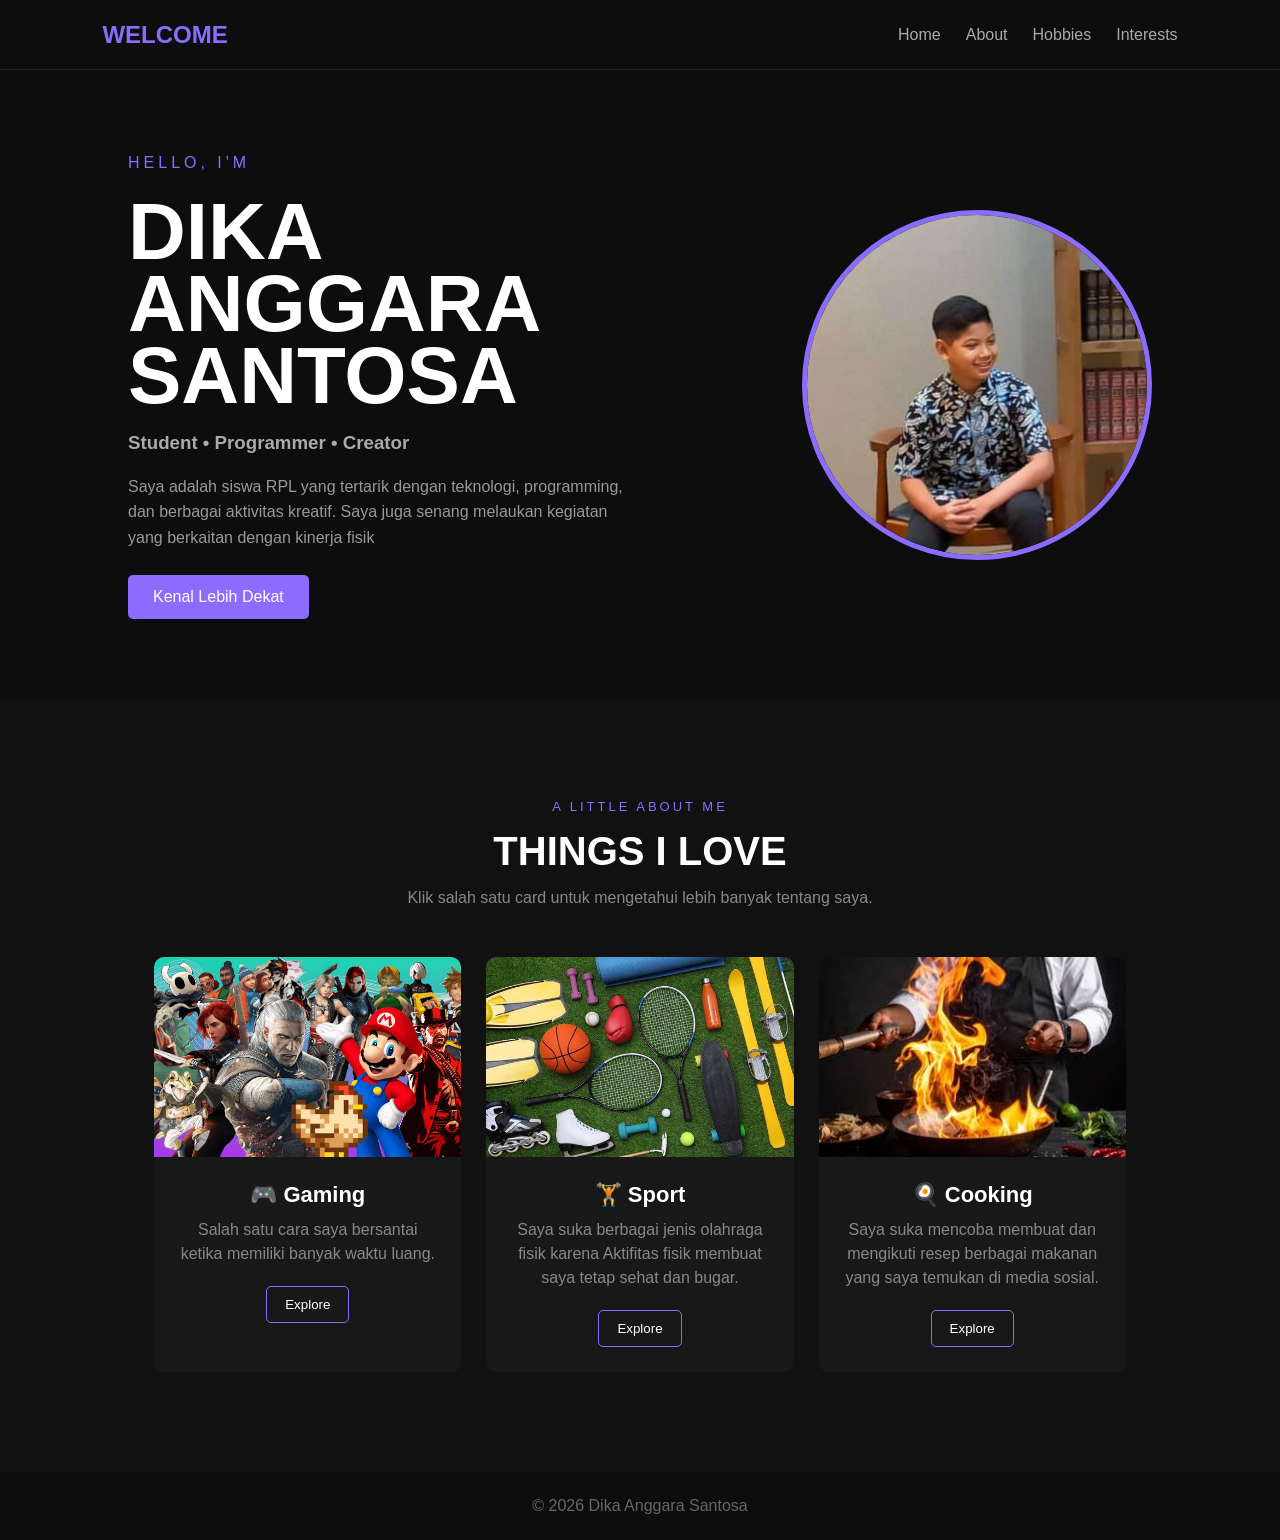
<file: index.html>
<!DOCTYPE html>
<html lang="id">
<head>
    <meta charset="UTF-8">
    <meta name="viewport" content="width=device-width, initial-scale=1.0">
    <title>Dika Anggara</title>
    <link rel="stylesheet" href="style.css">
</head>
<body>
    <!-- NAVBAR -->
    <nav>
        <h2>WELCOME</h2>
        <div class="menu">
            <a href="index.html">Home</a>
            <a href="about.html">About</a>
            <a href="hobbies.html">Hobbies</a>
            <a href="interests.html">Interests</a>
        </div>
    </nav>

    <!-- HOME -->
    <section class="home">
        <div class="home-text">
            <p>HELLO, I'M</p>
            <h1>
                DIKA<br>
                ANGGARA<br>
                SANTOSA
            </h1>
            <h3>Student • Programmer • Creator</h3>
            <p>
                Saya adalah siswa RPL yang tertarik
                dengan teknologi, programming,
                dan berbagai aktivitas kreatif.
                Saya juga senang melaukan kegiatan
                yang berkaitan dengan kinerja fisik
            </p>
            <a href="about.html" class="button">Kenal Lebih Dekat</a>
        </div>
        <div class="profile">
            <img src="gambar/foto utama.jpeg" alt="Foto Dika">
        </div>
    </section>

    <!-- HOBBIES -->
    <section class="hobbies">
        <p class="small-title">A LITTLE ABOUT ME</p>
        <h2>THINGS I LOVE</h2>
        <p class="hobby-description">
            Klik salah satu card untuk mengetahui
            lebih banyak tentang saya.
        </p>
        <div class="hobbies-container">

            <!-- GAMING -->
            <div class="hobby-card" id="gaming">
                <div class="hobby-front">
                    <img src="gambar/game.jpeg" alt="Gaming">
                    <div class="hobby-content">
                        <h3>🎮 Gaming</h3>
                        <p>
                            Salah satu cara saya bersantai
                            ketika memiliki banyak waktu luang.
                        </p>
                        <button onclick="openHobby('gaming')">Explore</button>
                    </div>
                </div>
                <div class="hobby-detail">
                    <img src="gambar/game.jpeg" alt="Gaming">
                    <div class="detail-content">
                        <h3>🎮 GAMING</h3>
                        <p>
                            Bermain game menjadi salah satu kegiatan
                            yang saya lakukan ketika ingin bersantai
                            atau bermain dengan teman saat sedang tidak bersama.
                        </p>
                        <p>
                            Saya menikmati berbagai jenis game  
                            dan biasanya bermain ketika memiliki
                            waktu luang.
                        </p>
                        <a href="hobbies.html#gaming" class="detail-button">Lihat Semua Hobi</a>
                        <button onclick="closeHobby('gaming')">← Back</button>
                    </div>
                </div>
            </div>

            <!-- GYM -->
            <div class="hobby-card" id="gym">
                <div class="hobby-front">
                    <img src="gambar/olahraga.jpeg" alt="Gym">
                    <div class="hobby-content">
                        <h3>🏋️ Sport</h3>
                        <p>
                            Saya suka berbagai jenis olahraga fisik karena
                            Aktifitas fisik membuat saya tetap sehat dan bugar.
                        </p>
                        <button onclick="openHobby('gym')">Explore</button>
                    </div>
                </div>
                <div class="hobby-detail">
                    <img src="gambar/olahraga.jpeg" alt="Gym">
                    <div class="detail-content">
                        <h3>🏋️ Sport</h3>
                        <p>
                            Gym adalah salah satu aktivitas
                            yang saya lakukan untuk menjaga
                            tubuh tetap aktif.
                        </p>
                        <p>
                            Saya menyukai Gym karena selain olahraga, saya juga belajar
                            tentang konsistensi dan disiplin terhadap diri sendiri.
                        </p>
                        <a href="hobbies.html#gym" class="detail-button">Lihat Semua Hobi</a>
                        <button onclick="closeHobby('gym')">← Back</button>
                    </div>
                </div>
            </div>

            <!-- COOKING -->
            <div class="hobby-card" id="cooking">
                <div class="hobby-front">
                    <img src="gambar/masak.jpeg" alt="Cooking">
                    <div class="hobby-content">
                        <h3>🍳 Cooking</h3>
                        <p>
                            Saya suka mencoba membuat dan mengikuti
                             resep berbagai makanan yang saya temukan di media sosial.
                        </p>
                        <button onclick="openHobby('cooking')">Explore</button>
                    </div>
                </div>
                <div class="hobby-detail">
                    <img src="gambar/masak.jpeg" alt="Cooking">
                    <div class="detail-content">
                        <h3>🍳 COOKING</h3>
                        <p>
                            Memasak adalah salah satu kegiatan
                            yang saya nikmati ketika ingin
                            mencoba sesuatu yang baru.
                        </p>
                        <p>
                            Saya suka mencoba resep yang saya temukan
                            dan membuat makanan sederhana.
                        </p>
                        <a href="hobbies.html#cooking" class="detail-button">Lihat Semua Hobi</a>
                        <button onclick="closeHobby('cooking')">← Back</button>
                    </div>
                </div>
            </div>
        </div>
    </section>

    <!-- FOOTER -->
    <footer>
        <p>© 2026 Dika Anggara Santosa</p>
    </footer>

    <script src="script.js"></script>
</body>
</html>
</file>
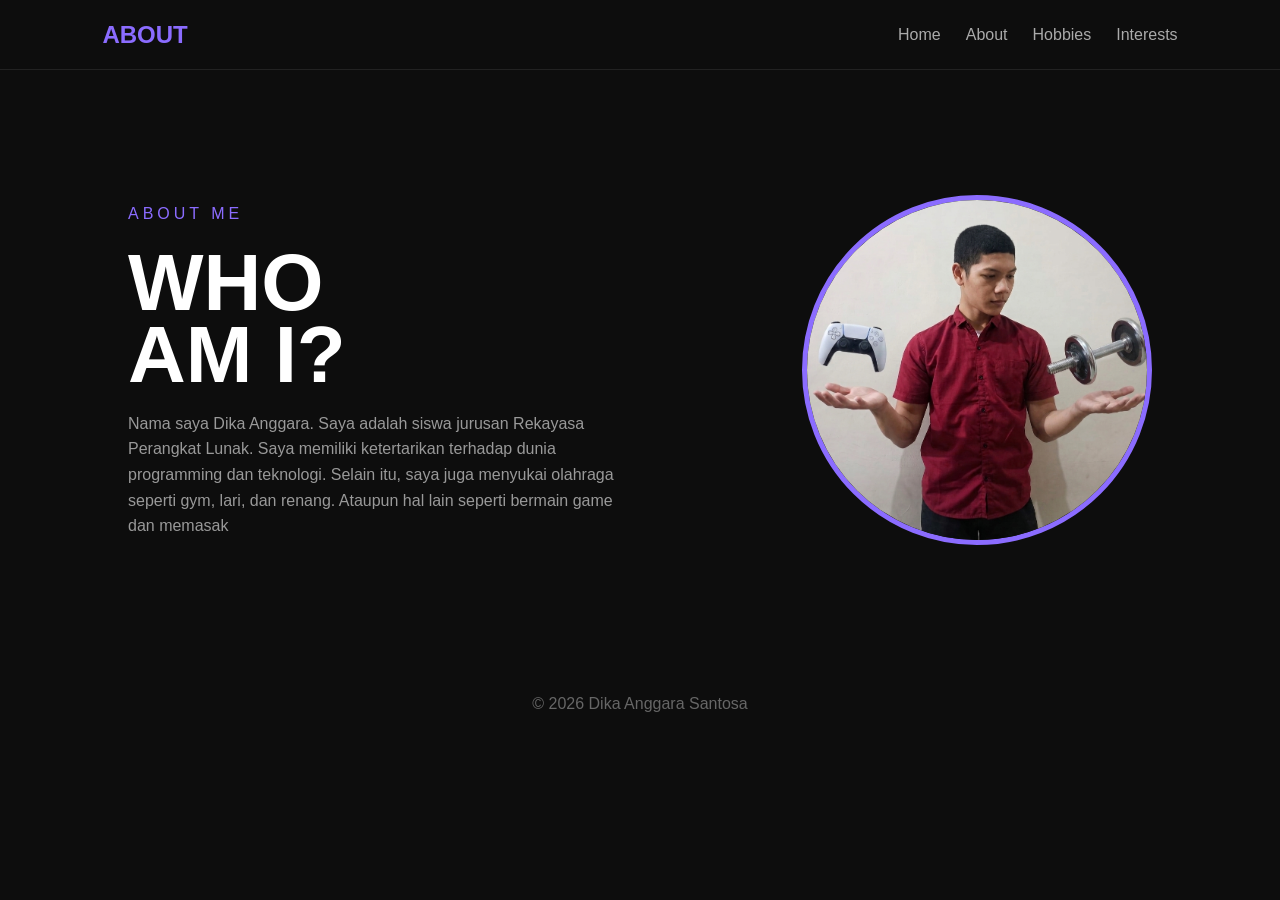
<file: about.html>
<!DOCTYPE html>
<html lang="id">
<head>
    <meta charset="UTF-8">
    <meta name="viewport" content="width=device-width, initial-scale=1.0">
    <title>About Me</title>
    <link rel="stylesheet" href="style.css">
</head>
<body>

<nav>
    <h2>ABOUT</h2>

    <div class="menu">
        <a href="index.html">Home</a>
        <a href="about.html">About</a>
        <a href="hobbies.html">Hobbies</a>
        <a href="interests.html">Interests</a>

    </div>

</nav>


<section class="home">
    <div class="home-text">

        <p>ABOUT ME</p>

        <h1>
            WHO<br>
            AM I?
        </h1>

        <p>

            Nama saya Dika Anggara.

            Saya adalah siswa jurusan
            Rekayasa Perangkat Lunak.

            Saya memiliki ketertarikan terhadap
            dunia programming dan teknologi.

            Selain itu, saya juga menyukai
            olahraga seperti gym, lari, dan renang.
            Ataupun hal lain seperti bermain game dan memasak

        </p>

    </div>

    <div class="profile">
        <img src="gambar/about.png" alt="Dika">
    </div>

</section>


<footer>
    <p>© 2026 Dika Anggara Santosa</p>
</footer>

</body>
</html>
</file>
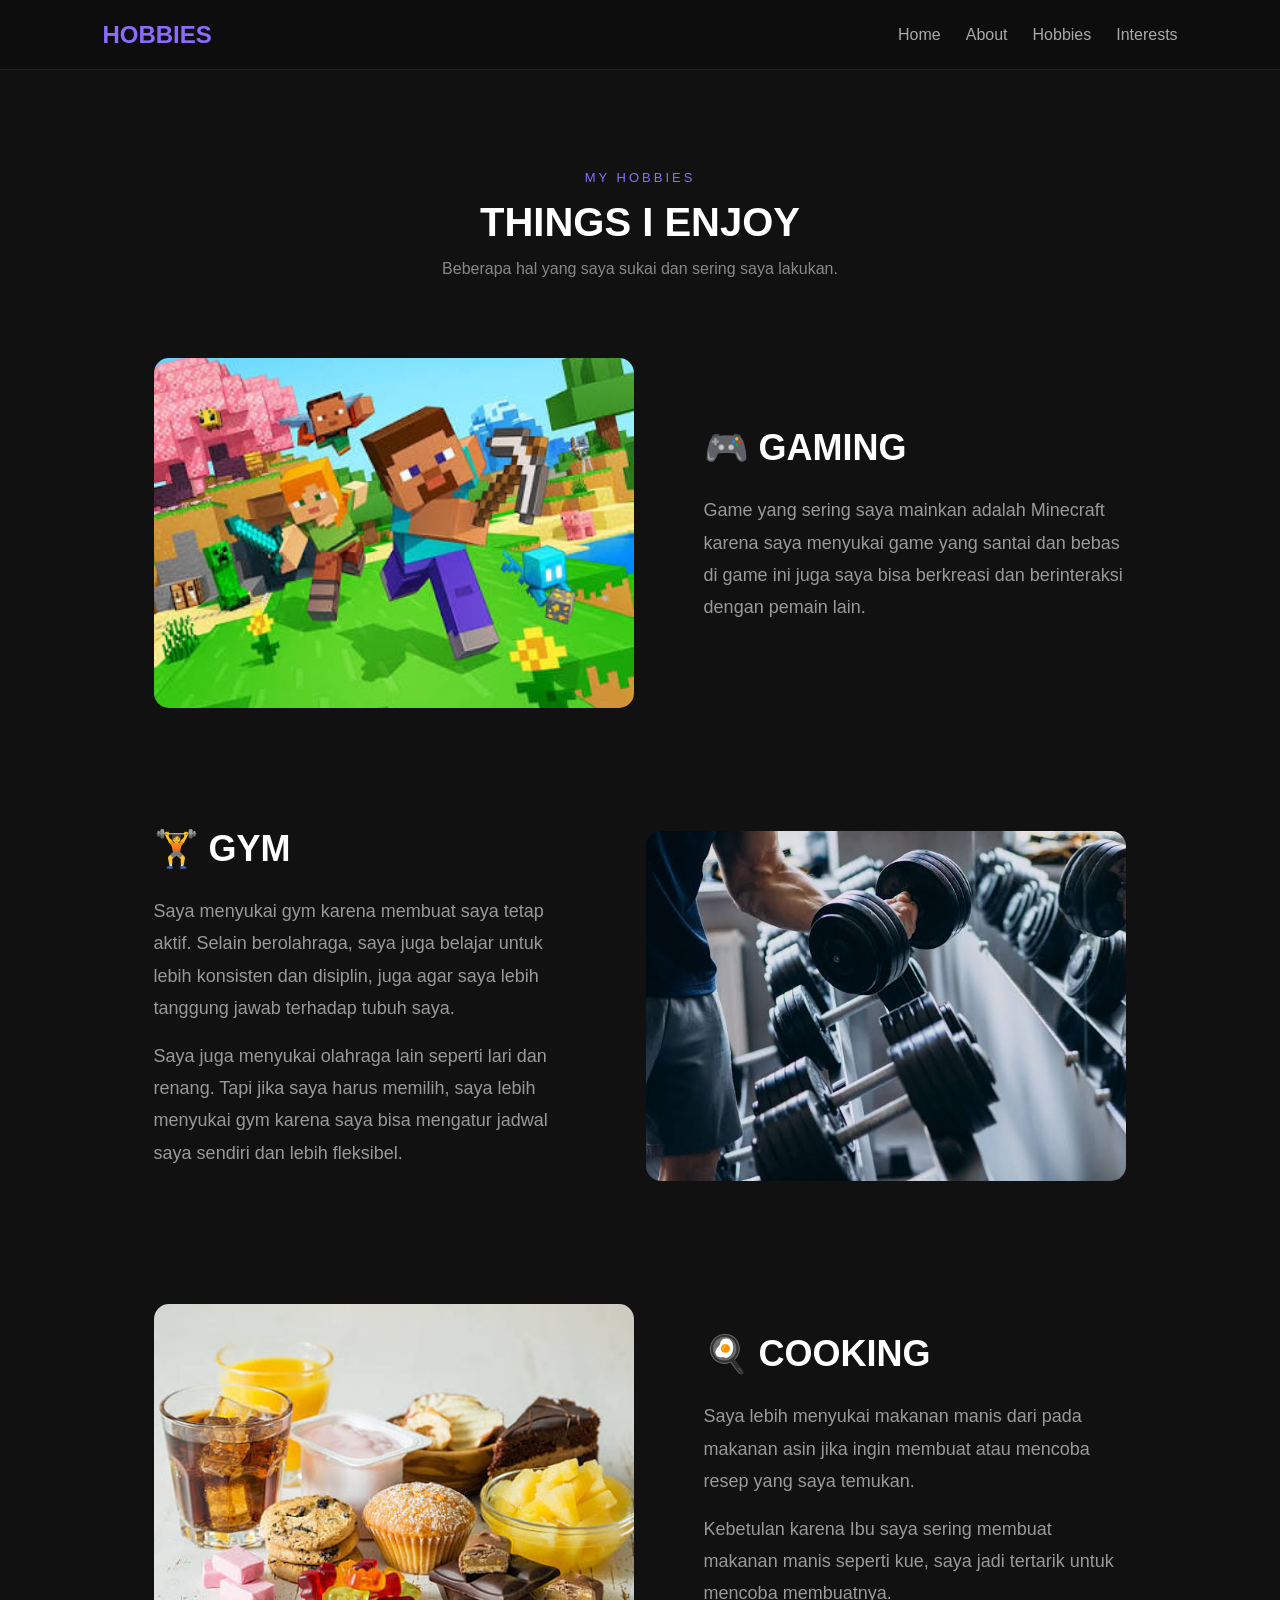
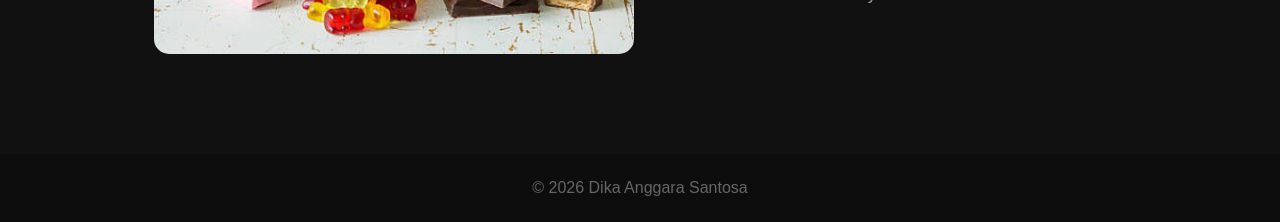
<file: hobbies.html>
<!DOCTYPE html>
<html lang="id">
<head>
    <meta charset="UTF-8">
    <meta name="viewport" content="width=device-width, initial-scale=1.0">
    <title>My Hobbies</title>
    <link rel="stylesheet" href="style.css">
</head>
<body>

<nav>
    <h2>HOBBIES</h2>

    <div class="menu">
        <a href="index.html">Home</a>
        <a href="about.html">About</a>
        <a href="hobbies.html">Hobbies</a>
        <a href="interests.html">Interests</a>
    </div>
</nav>

<section class="hobbies hobby-page">

    <p class="small-title">
        MY HOBBIES
    </p>

    <h2>
        THINGS I ENJOY
    </h2>

    <p class="hobby-description">
        Beberapa hal yang saya sukai
        dan sering saya lakukan.
    </p>

    <div class="hobbies-container">

        <!-- GAMING -->
        <div class="hobby" id="gaming">

            <img
                src="gambar/minecraft.jpeg"
                alt="Gaming">

            <div class="hobby-text">

                <h3>🎮 GAMING</h3>

                <p>
                    Game yang sering saya mainkan adalah Minecraft
                    karena saya menyukai game yang santai dan bebas 
                    di game ini juga saya bisa berkreasi dan berinteraksi
                    dengan pemain lain.
                </p>

            </div>

        </div>

        <!-- GYM -->
        <div class="hobby" id="gym">

            <img
                src="gambar/gym.jpeg"
                alt="Gym">

            <div class="hobby-text">

                <h3>🏋️ GYM</h3>

                <p>
                    Saya menyukai gym karena membuat saya
                    tetap aktif. Selain berolahraga, saya
                    juga belajar untuk lebih konsisten
                    dan disiplin, juga agar saya lebih
                    tanggung jawab terhadap tubuh saya.
                </p>
                <p>
                    Saya juga menyukai olahraga lain seperti
                    lari dan renang. Tapi jika saya harus memilih,
                    saya lebih menyukai gym karena saya bisa
                    mengatur jadwal saya sendiri dan lebih fleksibel.
                </p>

            </div>

        </div>

        <!-- COOKING -->
        <div class="hobby" id="cooking">

            <img
                src="gambar/makanan manis.jpeg"
                alt="Cooking">

            <div class="hobby-text">

                <h3>🍳 COOKING</h3>

                <p>
                    Saya lebih menyukai makanan manis dari pada makanan asin
                    jika ingin membuat atau mencoba resep yang saya temukan.
                </p>

                <P>
                    Kebetulan karena Ibu saya sering membuat makanan manis
                    seperti kue, saya jadi tertarik untuk mencoba membuatnya.
                </P>

            </div>

        </div>

    </div>

</section>

<footer>

    <p>
        © 2026 Dika Anggara Santosa
    </p>

</footer>

</body>
</html>
</file>
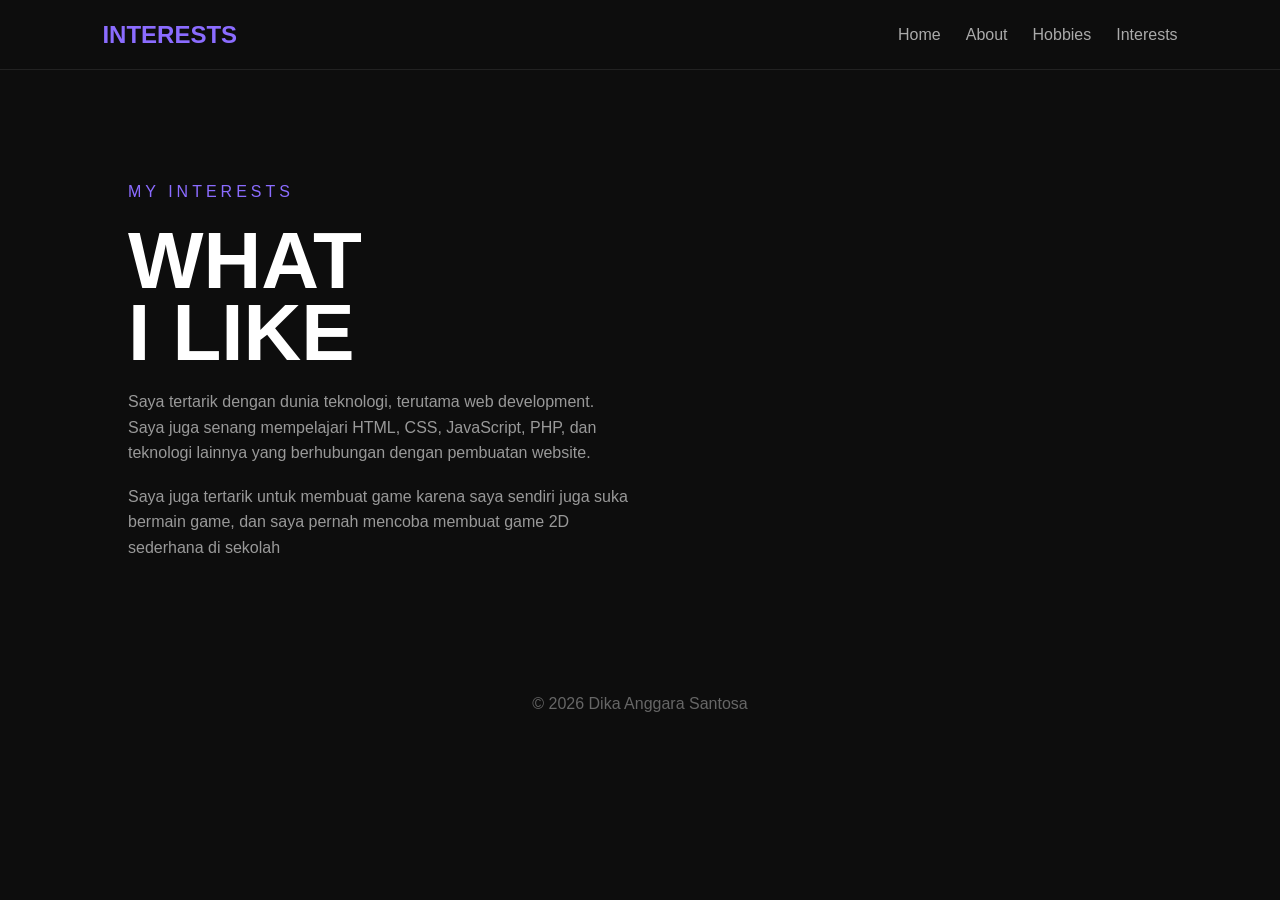
<file: interests.html>
<!DOCTYPE html>
<html lang="id">
<head>
    <meta charset="UTF-8">
    <meta name="viewport" content="width=device-width, initial-scale=1.0">
    <title>My Interests</title>
    <link rel="stylesheet" href="style.css">
</head>
<body>

<nav>

    <h2>INTERESTS</h2>

    <div class="menu">
        <a href="index.html">Home</a>
        <a href="about.html">About</a>
        <a href="hobbies.html">Hobbies</a>
        <a href="interests.html">Interests</a>
    </div>
</nav>

<section class="home">
    <div class="home-text">

        <p>MY INTERESTS</p>

        <h1>
            WHAT<br>
            I LIKE
        </h1>

        <p>

            Saya tertarik dengan dunia teknologi,
            terutama web development.

            Saya juga senang mempelajari HTML,
            CSS, JavaScript, PHP, dan teknologi
            lainnya yang berhubungan dengan
            pembuatan website.

        </p>
        <br>
        <P>
            Saya juga tertarik untuk membuat game
            karena saya sendiri juga suka bermain
            game, dan saya pernah mencoba membuat
            game 2D sederhana di sekolah
        </P>

    </div>
</section>

<footer>
    <p>© 2026 Dika Anggara Santosa</p>
</footer>

</body>
</html>
</file>
<file: style.css>
/* DASAR */
* {
    margin: 0;
    padding: 0;
    box-sizing: border-box;
}

html {
    scroll-behavior: smooth;
}

body {
    font-family: Arial, sans-serif;
    background-color: #0d0d0d;
    color: white;
    animation: pageFade 0.7s ease;
    overflow-x: hidden;
}

/* NAVBAR */
nav {
    height: 70px;
    display: flex;
    justify-content: space-between;
    align-items: center;
    padding: 0 8%;
    border-bottom: 1px solid #222;
}

nav h2 {
    color: #8b6cff;
}

.menu {
    display: flex;
    gap: 25px;
}

.menu a {
    color: #aaa;
    text-decoration: none;
    transition: 0.3s;
}

.menu a:hover {
    color: white;
}

/* HOME */
.home {
    min-height: 600px;
    display: flex;
    align-items: center;
    justify-content: space-between;
    padding: 80px 10%;
}

.home-text {
    width: 50%;
}

.home-text p:first-child {
    color: #8b6cff;
    letter-spacing: 4px;
}

.home h1 {
    font-size: 80px;
    line-height: 0.9;
    margin: 20px 0;
}

.home h3 {
    color: #aaa;
    margin-bottom: 20px;
}

.home-text p {
    color: #999;
    line-height: 1.6;
    max-width: 500px;
}

/* TOMBOL */
.button {
    display: inline-block;
    margin-top: 25px;
    padding: 13px 25px;
    background-color: #8b6cff;
    color: white;
    text-decoration: none;
    border-radius: 5px;
    transition: 0.3s;
}

.button:hover {
    background-color: #6f52d8;
    transform: translateY(-4px);
    box-shadow: 0 8px 15px rgba(139, 108, 255, 0.3);
}

/* FOTO */
.profile {
    width: 350px;
    height: 350px;
    border-radius: 50%;
    overflow: hidden;
    border: 5px solid #8b6cff;
}

.profile img {
    width: 100%;
    height: 100%;
    object-fit: cover;
}

/* HOBBIES */
.hobbies {
    padding: 100px 10%;
    text-align: center;
    background-color: #111;
}

.small-title {
    color: #8b6cff;
    letter-spacing: 3px;
    font-size: 13px;
}

.hobbies h2 {
    margin-top: 15px;
    font-size: 40px;
}

.hobby-description {
    color: #888;
    margin-top: 15px;
}

/* CARD HOBBY DI HOME */
.hobbies-container {
    display: flex;
    justify-content: center;
    gap: 25px;
    margin-top: 50px;
}

.hobby-card {
    width: 30%;
    background-color: #181818;
    border-radius: 10px;
    overflow: hidden;
    cursor: pointer;
    transition: 0.3s;
}

.hobby-card:hover {
    transform: translateY(-8px);
    box-shadow: 0 10px 25px rgba(0, 0, 0, 0.4);
}

.hobby-card img {
    width: 100%;
    height: 200px;
    object-fit: cover;
    display: block;
}

.hobby-content {
    padding: 25px;
}

.hobby-content h3 {
    font-size: 22px;
}

.hobby-content p {
    color: #888;
    line-height: 1.5;
    margin-top: 10px;
}

.hobby-content button {
    margin-top: 20px;
    padding: 10px 18px;
    background-color: transparent;
    border: 1px solid #8b6cff;
    color: white;
    border-radius: 5px;
    cursor: pointer;
    transition: 0.3s;
}

.hobby-content button:hover {
    background-color: #8b6cff;
    transform: translateY(-3px);
}

/* HOBBY PAGE */

.hobby-page {
    padding: 100px 12%;
}

.hobby-page .hobbies-container {
    display: flex;
    flex-direction: column;
    gap: 120px;
    margin-top: 80px;
}

.hobby-page .hobby {
    width: 100%;
    max-width: 1100px;
    margin: 0 auto;
    display: flex;
    align-items: center;
    gap: 70px;
    scroll-margin-top: 90px;
}

.hobby-page .hobby img {
    width: 480px;
    height: 350px;
    object-fit: cover;
    display: block;
    flex-shrink: 0;
    border-radius: 15px;
}

.hobby-page .hobby-text {
    flex: 1;
    text-align: left;
}

.hobby-page .hobby-text h3 {
    font-size: 36px;
    margin-bottom: 25px;
}

.hobby-page .hobby-text p {
    color: #999;
    font-size: 18px;
    line-height: 1.8;
    margin-bottom: 15px;
}

.hobby-page .hobby:nth-child(even) {
    flex-direction: row-reverse;
}

/* HOBBY DETAIL DI HOME */
.hobby-detail {
    display: none;
}

.hobby-detail img {
    width: 100%;
    height: 100px;
    object-fit: cover;
    display: block;
}

.detail-content {
    padding: 25px;
    text-align: left;
}

.hobby-detail h3 {
    font-size: 25px;
    color: #8b6cff;
    margin-bottom: 15px;
}

.hobby-detail p {
    color: #999;
    line-height: 1.7;
    margin-bottom: 12px;
}

/* DETAIL BUTTON */
.detail-button {
    display: inline-block;
    margin-top: 15px;
    margin-right: 10px;
    padding: 10px 18px;
    background-color: #8b6cff;
    color: white;
    text-decoration: none;
    border-radius: 5px;
    transition: 0.3s;
}

.detail-button:hover {
    background-color: #6f52d8;
    transform: translateY(-3px);
}

/* BACK BUTTON */
.hobby-detail button {
    margin-top: 15px;
    padding: 10px 18px;
    background-color: transparent;
    border: 1px solid #8b6cff;
    color: white;
    border-radius: 5px;
    cursor: pointer;
    transition: 0.3s;
}

.hobby-detail button:hover {
    background-color: #8b6cff;
    transform: translateY(-3px);
}

/* CARD SAAT DIBUKA */
.hobby-card.active .hobby-front {
    display: none;
}

.hobby-card.active .hobby-detail {
    display: block;
    animation: openCard 0.4s ease;
}

/* ANIMASI */
@keyframes openCard {
    from {
        opacity: 0;
        transform: translateY(15px);
    }

    to {
        opacity: 1;
        transform: translateY(0);
    }
}

@keyframes pageFade {
    from {
        opacity: 0;
        transform: translateY(10px);
    }

    to {
        opacity: 1;
        transform: translateY(0);
    }
}

/* FOOTER */
footer {
    text-align: center;
    padding: 25px;
    color: #666;
}

/* MOBILE */

@media (max-width: 768px) {

    .menu {
        display: none;
    }

    .home {
        flex-direction: column;
        text-align: center;
        gap: 50px;
    }

    .home-text {
        width: 100%;
    }

    .home h1 {
        font-size: 60px;
    }

    .profile {
        width: 250px;
        height: 250px;
    }

    .hobby-page {
        padding: 70px 7%;
    }

    .hobby-page .hobbies-container {
        gap: 80px;
        margin-top: 50px;
    }

    .hobby-page .hobby {
        flex-direction: column;
        gap: 30px;
        align-items: flex-start;
    }

    .hobby-page .hobby:nth-child(even) {
        flex-direction: column;
    }

    .hobby-page .hobby img {
        width: 100%;
        height: 280px;
    }

    .hobby-page .hobby-text {
        width: 100%;
    }

    .hobby-page .hobby-text h3 {
        font-size: 30px;
    }

    .hobby-page .hobby-text p {
        font-size: 16px;
    }
}
</file>
